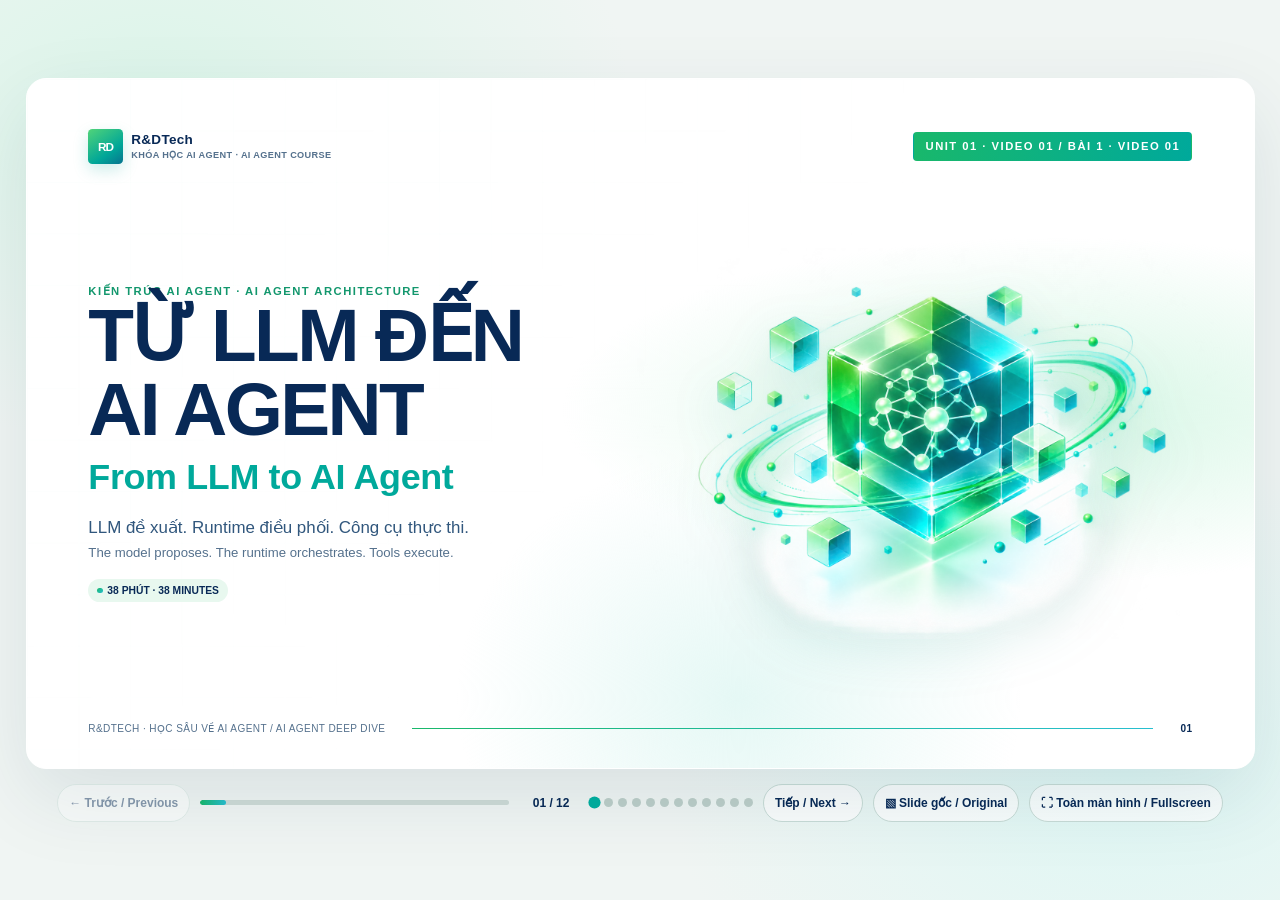
<file: sessions/01-agent-architecture/video-01-from-llm-to-agent/presentation/index.html>
<!doctype html>
<html lang="vi">
<head>
  <meta charset="utf-8">
  <meta name="viewport" content="width=device-width, initial-scale=1">
  <meta name="theme-color" content="#f5faf8">
  <title>Từ LLM đến AI Agent | From LLM to AI Agent</title>
  <style>
    :root {
      color-scheme: light;
      --ink: #082956;
      --ink-soft: #31577d;
      --muted: #55718d;
      --paper: #ffffff;
      --mint: #e8f8ef;
      --mint-strong: #d2f2df;
      --green: #19b86b;
      --teal: #00a99b;
      --cyan: #28bfd0;
      --line: #bce6d4;
      --shadow: 0 28px 80px #092d4d1a;
      --radius: 1.5cqw;
    }

    * { box-sizing: border-box; }
    html, body { width: 100%; height: 100%; margin: 0; }
    body {
      color: var(--ink);
      background:
        radial-gradient(ellipse at 12% 12%, #dbf5e9 0, transparent 30%),
        radial-gradient(ellipse at 88% 86%, #def7f4 0, transparent 29%),
        #f0f5f3;
      font-family: "Avenir Next", "Segoe UI", Arial, sans-serif;
      overflow: hidden;
    }
    button { font: inherit; }
    .presentation {
      min-height: 100svh;
      display: flex;
      flex-direction: column;
      align-items: center;
      justify-content: center;
      gap: 14px;
      padding: 18px 12px;
    }
    .deck {
      position: relative;
      width: min(96vw, 1500px);
      max-height: calc(100svh - 104px);
      aspect-ratio: 16 / 9;
      container-type: inline-size;
      overflow: hidden;
      border: 1px solid #ffffff;
      border-radius: 20px;
      background: var(--paper);
      box-shadow: var(--shadow);
      isolation: isolate;
    }
    /* Keep the supplied slide images inside the same 16:9 presentation frame. */
    .original-deck {
      position: relative;
      display: grid;
      place-items: center;
      width: min(96vw, 1500px);
      max-height: calc(100svh - 104px);
      aspect-ratio: 16 / 9;
      overflow: hidden;
      border: 1px solid #ffffff;
      border-radius: 20px;
      background: #08182b;
      box-shadow: var(--shadow);
    }
    .original-deck[hidden] { display: none; }
    .original-slide { display: block; width: 100%; height: 100%; object-fit: contain; }
    .source-page {
      position: absolute;
      right: 12px;
      bottom: 12px;
      padding: .45em .7em;
      border: 1px solid #ffffff40;
      border-radius: 99px;
      color: #fff;
      background: #08182bcc;
      font-size: 11px;
      font-weight: 800;
      letter-spacing: .06em;
    }
    .slide {
      position: absolute;
      inset: 0;
      display: none;
      grid-template-rows: auto 1fr auto;
      gap: 2.1cqw;
      padding: 4.1cqw 5cqw 2.8cqw;
      overflow: hidden;
      background:
        radial-gradient(circle at 93% 7%, #dff7f2 0, transparent 19%),
        radial-gradient(circle at 6% 100%, #eef9f4 0, transparent 24%),
        var(--paper);
    }
    .slide.active { display: grid; animation: slide-in .28s ease-out both; }
    .slide::before {
      content: "";
      position: absolute;
      z-index: -1;
      inset: 0;
      opacity: .42;
      pointer-events: none;
      background-image: linear-gradient(#d8ece61a 1px, transparent 1px), linear-gradient(90deg, #d8ece61a 1px, transparent 1px);
      background-size: 4.2cqw 4.2cqw;
      mask-image: linear-gradient(135deg, #000 0, transparent 55%);
    }
    @keyframes slide-in { from { opacity: .3; transform: translateY(8px); } to { opacity: 1; transform: translateY(0); } }
    @media (prefers-reduced-motion: reduce) { *, *::before, *::after { animation-duration: .01ms !important; transition-duration: .01ms !important; scroll-behavior: auto !important; } }

    .masthead, .slide-foot { display: flex; align-items: center; justify-content: space-between; gap: 1rem; }
    .brand { display: flex; align-items: center; gap: .7cqw; font-weight: 800; letter-spacing: .02em; }
    .brand-mark {
      display: grid; place-items: center; width: 2.8cqw; aspect-ratio: 1; min-width: 24px;
      border-radius: .35cqw; color: white; font-size: .96cqw; font-weight: 900; letter-spacing: -.08em;
      background: linear-gradient(145deg, #51d479, #00a698 65%, #08738f);
      box-shadow: 0 6px 16px #00a69833;
    }
    .brand-name { font-size: 1.1cqw; line-height: 1.1; }
    .brand-name small { display: block; margin-top: .18em; color: var(--muted); font-size: .68em; font-weight: 600; letter-spacing: .04em; }
    .unit-tag, .eyebrow { color: var(--teal); font-size: .92cqw; font-weight: 800; letter-spacing: .13em; text-transform: uppercase; }
    .unit-tag { padding: .65em 1em; border: 1px solid transparent; border-radius: .32cqw; color: white; background: linear-gradient(100deg, var(--green), var(--teal)); }
    .slide-foot { color: #698196; font-size: .82cqw; letter-spacing: .04em; }
    .slide-foot .foot-line { flex: 1; height: 1px; margin: 0 1.1em; background: linear-gradient(90deg, #51c7a6, #b6dcea); }
    .slide-foot .page { color: var(--ink); font-weight: 800; }
    .title-block { position: relative; z-index: 1; }
    h1, h2, h3, p { margin: 0; }
    h1, h2, h3 { font-family: "Avenir Next Condensed", "Avenir Next", "Arial Narrow", sans-serif; font-weight: 800; }
    h1 { max-width: 17ch; font-size: clamp(2rem, 4.6cqw, 4.9rem); line-height: .99; letter-spacing: -.035em; text-transform: uppercase; }
    h2 { max-width: 24ch; font-size: clamp(1.65rem, 3.45cqw, 3.7rem); line-height: 1.03; letter-spacing: -.03em; text-transform: uppercase; }
    h3 { font-size: clamp(.95rem, 1.55cqw, 1.45rem); line-height: 1.1; letter-spacing: -.015em; }
    .en-title { display: block; margin-top: .28em; color: var(--teal); font-family: "Avenir Next", "Segoe UI", Arial, sans-serif; font-size: .48em; line-height: 1.15; letter-spacing: -.01em; font-weight: 700; text-transform: none; }
    .en { display: block; margin-top: .28em; color: var(--muted); font-size: .78em; line-height: 1.35; font-weight: 500; letter-spacing: 0; }
    .lede { max-width: 62ch; margin-top: 1.1em; color: var(--ink-soft); font-size: clamp(.82rem, 1.38cqw, 1.35rem); line-height: 1.45; }
    .pair { line-height: 1.2; }
    .pair small { display: block; margin-top: .32em; color: var(--muted); font-size: .78em; line-height: 1.3; font-weight: 500; }
    .body-copy { color: var(--ink-soft); font-size: clamp(.75rem, 1.13cqw, 1.1rem); line-height: 1.45; }
    .body-copy .en { font-size: .82em; }
    .accent { color: var(--teal); }
    .green { color: #168858; }
    .muted { color: var(--muted); }
    .pill { display: inline-flex; align-items: center; gap: .45em; padding: .55em .85em; border-radius: 99px; background: var(--mint); color: var(--ink); font-size: .84cqw; font-weight: 700; }
    .pill::before { content: ""; width: .55em; aspect-ratio: 1; border-radius: 50%; background: linear-gradient(135deg, var(--green), var(--cyan)); }
    .callout { display: flex; align-items: center; gap: 1.1em; padding: 1em 1.2em; border: 1px solid #a8e0cb; border-radius: 1cqw; background: linear-gradient(110deg, #effbf5, #f7fcfa); }
    .callout-bar { flex: 0 0 .28em; align-self: stretch; border-radius: 10px; background: linear-gradient(var(--green), var(--cyan)); }
    .callout p { color: var(--ink); font-size: clamp(.85rem, 1.35cqw, 1.28rem); line-height: 1.35; font-weight: 700; }
    .callout p small { display: block; margin-top: .35em; color: var(--muted); font-size: .78em; font-weight: 500; }
    .node { position: relative; padding: 1.3cqw; border: 1px solid var(--line); border-radius: 1.05cqw; background: #ffffffeb; box-shadow: 0 9px 24px #0c44510d; }
    .node strong { display: block; font-size: 1.2cqw; line-height: 1.1; }
    .node small { display: block; margin-top: .48em; color: var(--muted); font-size: .9cqw; line-height: 1.35; }
    .node-number { display: inline-grid; place-items: center; width: 2em; height: 2em; margin-bottom: .55em; border-radius: .6em; background: var(--mint-strong); color: #078472; font-size: 1cqw; font-weight: 850; }
    .icon-box { display: grid; place-items: center; width: 4.6cqw; aspect-ratio: 1; min-width: 42px; border-radius: 1.1cqw; color: var(--teal); background: linear-gradient(145deg, #e2faef, #e4f8fa); }
    .icon-box svg { width: 60%; height: 60%; }
    .core-dot { display: grid; place-items: center; aspect-ratio: 1; border-radius: 25%; color: #fff; background: linear-gradient(145deg, #45d67c, #00a7a3 70%, #14788b); font-weight: 900; box-shadow: 0 14px 32px #00a78c33; }
    .arrow { color: var(--teal); font-size: 2.4cqw; font-weight: 300; text-align: center; }
    .grid-2 { display: grid; grid-template-columns: repeat(2, 1fr); gap: 1.2cqw; }
    .grid-3 { display: grid; grid-template-columns: repeat(3, 1fr); gap: 1.2cqw; }
    .grid-4 { display: grid; grid-template-columns: repeat(4, 1fr); gap: 1cqw; }
    .stack { display: grid; gap: 1cqw; }

    /* Cover */
    .cover { color: var(--ink); background: radial-gradient(ellipse at 84% 48%, #d8f7e6 0, transparent 34%), radial-gradient(ellipse at 58% 90%, #e5f8f5 0, transparent 28%), #fff; }
    .cover::before { opacity: .24; background-image: linear-gradient(#8bd8c51a 1px, transparent 1px), linear-gradient(90deg, #8bd8c51a 1px, transparent 1px); mask-image: linear-gradient(135deg, #000 0, transparent 60%); }
    .cover .brand-name small, .cover .slide-foot { color: var(--muted); }
    .cover .unit-tag { color: white; border-color: transparent; background: linear-gradient(100deg, var(--green), var(--teal)); }
    .cover .eyebrow { color: #13976d; }
    .cover .en-title { color: var(--teal); }
    .cover .lede { color: var(--ink-soft); }
    .cover .slide-foot .foot-line { background: linear-gradient(90deg, var(--green), var(--cyan)); }
    .cover-grid { display: grid; grid-template-columns: 1.03fr .97fr; align-items: center; gap: 2cqw; min-height: 0; }
    .cover h1 { max-width: 12ch; font-size: clamp(2.4rem, 6.1cqw, 6.4rem); }
    .cover .lede { max-width: 48ch; }
    .cover-visual { position: relative; display: grid; place-items: center; min-height: 27cqw; }
    .hero-art { display: block; width: 112%; max-height: 34cqw; object-fit: contain; filter: drop-shadow(0 18px 24px #078b7620); }
    .orbit { position: absolute; width: 25cqw; aspect-ratio: 1; border: 1px solid #51dbbc80; border-radius: 50%; transform: rotate(-26deg) scaleY(.72); box-shadow: 0 0 0 2.2cqw #35cba510, 0 0 0 4.4cqw #35cba508; }
    .orbit::before, .orbit::after { content: ""; position: absolute; top: 50%; left: -1.6%; width: 3.2%; aspect-ratio: 1; border-radius: 50%; background: #6df4c4; box-shadow: 0 0 24px #6df4c4; }
    .orbit::after { left: auto; right: -1.6%; background: #39d4e5; box-shadow: 0 0 24px #39d4e5; }
    .core-cube { position: relative; display: grid; place-items: center; width: 15cqw; aspect-ratio: 1; transform: rotate(45deg); border: 1px solid #b5fff07a; border-radius: 2.3cqw; background: linear-gradient(135deg, #5ee1a7c9, #009facc7 62%, #083d6b); box-shadow: 22px 25px 0 #061d3480, 0 0 80px #16d5b755; }
    .core-cube span { transform: rotate(-45deg); color: white; font-size: 3.2cqw; font-weight: 900; letter-spacing: -.08em; }
    .orbit-label { position: absolute; padding: .65em .85em; border: 1px solid #8cf4d279; border-radius: 99px; color: #e9fff8; background: #092942b8; font-size: .85cqw; font-weight: 700; box-shadow: 0 8px 26px #00172344; }
    .orbit-label small { display: block; margin-top: .18em; color: #abe3d8; font-size: .8em; font-weight: 500; }
    .label-context { top: 7%; left: -4%; }
    .label-tools { right: -2%; top: 25%; }
    .label-runtime { bottom: 6%; left: 4%; }
    .label-environment { right: 0; bottom: 11%; }

    /* Slide 2 */
    .course-map { align-content: center; }
    .course-map .node { min-height: 16cqw; padding: 1.4cqw; border-top: .32cqw solid var(--green); }
    .course-map .node:nth-child(even) { border-top-color: var(--cyan); }
    .course-map .node strong { font-size: 1.35cqw; }
    .course-map .unit-number { color: #139975; font-size: 2.7cqw; font-weight: 900; letter-spacing: -.06em; }
    .course-note { margin-top: 1.4cqw; }
    /* Slide 3 */
    .video-card { display: grid; grid-template-columns: .18fr 1fr; gap: 1.4cqw; align-items: center; min-height: 13cqw; padding: 1.6cqw; border: 1px solid var(--line); border-radius: 1.2cqw; background: linear-gradient(110deg, #f1fbf5, #fff 72%); }
    .video-card:nth-child(2) { background: linear-gradient(110deg, #eaf8fa, #fff 72%); }
    .video-no { color: var(--teal); font-size: 4cqw; line-height: .9; font-weight: 900; letter-spacing: -.07em; }
    .video-card h3 { font-size: 1.7cqw; }
    .video-card p { margin-top: .5em; color: var(--ink-soft); font-size: 1cqw; line-height: 1.4; }
    .video-card p small { display: block; margin-top: .24em; color: var(--muted); font-size: .82em; }
    /* Slide 4 */
    .transition-grid { display: grid; grid-template-columns: .76fr .16fr 1.3fr; align-items: center; gap: 1.2cqw; }
    .llm-card { display: grid; place-items: center; min-height: 16cqw; text-align: center; background: #f5fafb; }
    .llm-card .core-dot { display: grid; place-items: center; width: 7cqw; aspect-ratio: 1; margin: 1cqw 0; border-radius: 2cqw; color: white; background: linear-gradient(145deg, #45d67c, #00a7a3 70%, #14788b); font-size: 2.5cqw; font-weight: 900; box-shadow: 0 14px 32px #00a78c33; }
    .agent-card { padding: 1.5cqw; border: 1px solid #a6dfcd; border-radius: 1.1cqw; background: linear-gradient(135deg, #eefaf4, #fff 70%); }
    .agent-card-head { display: flex; align-items: center; gap: 1cqw; margin-bottom: 1.2cqw; }
    .agent-card-head .core-dot { flex: 0 0 4cqw; display: grid; place-items: center; width: 4cqw; aspect-ratio: 1; border-radius: 1cqw; color: white; background: linear-gradient(145deg, #42d276, #00a6a2 70%, #14788b); font-size: 1.2cqw; font-weight: 900; }
    .agent-card-body { display: grid; grid-template-columns: 1.05fr .95fr; gap: .6cqw; align-items: center; }
    .architecture-art { display: block; width: 100%; max-height: 13cqw; object-fit: contain; filter: drop-shadow(0 12px 18px #078b7620); }
    .agent-parts { display: grid; grid-template-columns: repeat(2, 1fr); gap: .65cqw; }
    .agent-parts div { padding: .72cqw .85cqw; border-left: .23cqw solid var(--teal); background: #fff; font-size: .88cqw; font-weight: 750; }
    .agent-parts small { display: block; margin-top: .22em; color: var(--muted); font-size: .82em; font-weight: 500; }
    .transition-caption { margin-top: 1.3cqw; text-align: center; }
    /* Slide 5 */
    .io-row { display: grid; grid-template-columns: 1fr .22fr 1fr .22fr 1fr; align-items: center; gap: .7cqw; }
    .io-card { min-height: 15cqw; padding: 1.4cqw; }
    .io-card h3 { margin-bottom: 1cqw; }
    .io-list { display: grid; gap: .55cqw; color: var(--ink-soft); font-size: .93cqw; }
    .io-list span { padding: .55em .7em; border-radius: .6em; background: #f1f8f6; }
    .limitations { align-self: end; display: grid; grid-template-columns: repeat(3, 1fr); gap: .7cqw; }
    .limit { padding: .8cqw 1cqw; border: 1px solid #d4e8e1; border-radius: .8cqw; background: #fff; font-size: .9cqw; font-weight: 700; line-height: 1.25; }
    .limit small { display: block; margin-top: .25em; color: var(--muted); font-size: .8em; font-weight: 500; }
    /* Slide 6 */
    .compare-card { display: flex; flex-direction: column; gap: .7cqw; min-height: 22cqw; padding: 1.35cqw; border: 1px solid var(--line); border-radius: 1cqw; background: #ffffffd9; }
    .compare-card.featured { border-color: #68c9ac; background: linear-gradient(150deg, #e9f9f1, #fff 67%); box-shadow: 0 12px 30px #1baf8212; }
    .compare-card h3 { font-size: 1.55cqw; }
    .compare-tagline { color: var(--teal); font-size: .83cqw; font-weight: 800; letter-spacing: .05em; text-transform: uppercase; }
    .mini-flow { display: flex; align-items: center; justify-content: center; gap: .45cqw; min-height: 4cqw; margin: .3cqw 0; color: var(--ink); font-size: .9cqw; font-weight: 750; }
    .mini-flow b { color: var(--teal); font-size: 1.3cqw; }
    .compare-card p { color: var(--ink-soft); font-size: .88cqw; line-height: 1.4; }
    .compare-card p small { display: block; margin-top: .28em; color: var(--muted); font-size: .83em; }
    /* Slide 7 */
    .equation { display: grid; grid-template-columns: 1.1fr .18fr repeat(5, 1fr); align-items: stretch; gap: .55cqw; }
    .equation .eq { display: grid; place-content: center; color: var(--teal); font-size: 2.3cqw; font-weight: 600; }
    .equation-part { display: grid; align-content: center; gap: .55cqw; min-height: 10cqw; padding: .9cqw; border: 1px solid var(--line); border-radius: .9cqw; background: white; text-align: center; }
    .equation-part:first-child { border-color: #69d6af; background: #ecfbf3; }
    .equation-part strong { font-size: 1.12cqw; }
    .equation-part small { color: var(--muted); font-size: .78cqw; line-height: 1.3; }
    .equation-part .symbol { display: grid; place-items: center; margin: auto; width: 2.7cqw; aspect-ratio: 1; border-radius: .8cqw; color: var(--teal); background: var(--mint); font-size: 1.25cqw; font-weight: 900; }
    /* Slide 8 */
    .architecture { position: relative; display: grid; grid-template-columns: 1fr 1.2fr 1fr; grid-template-rows: auto 1fr auto; align-items: center; gap: 1.1cqw; padding: 1.2cqw 1.3cqw; border: 1px solid #cee9df; border-radius: 1.3cqw; background: linear-gradient(145deg, #f4fbf7, #fff 58%, #eef9fa); }
    .architecture .node { padding: .9cqw; text-align: center; }
    .architecture .node strong { font-size: 1.02cqw; }
    .architecture .node small { font-size: .76cqw; }
    .arch-app { grid-column: 2; grid-row: 1; }
    .arch-llm { grid-column: 1; grid-row: 2; }
    .arch-runtime { grid-column: 2; grid-row: 2; border-color: #41b997; background: linear-gradient(135deg,#dff8ec,#f5fffb); box-shadow: 0 12px 32px #008e7330; }
    .arch-tools { grid-column: 3; grid-row: 2; }
    .arch-context { grid-column: 1 / 2; grid-row: 3; }
    .arch-env { grid-column: 3; grid-row: 3; }
    .arch-connector { position: absolute; color: var(--teal); font-size: 1.25cqw; font-weight: 750; }
    .conn-app { top: 27%; left: 49%; transform: translateX(-50%); }
    .conn-llm { top: 49%; left: 28%; }
    .conn-tools { top: 49%; right: 26%; }
    .arch-caption { margin-top: .2cqw; text-align: center; color: var(--muted); font-size: .78cqw; }
    .arch-caption small { display: block; margin-top: .22em; font-size: .9em; }
    /* Slide 9 */
    .loop-grid { display: grid; grid-template-columns: repeat(4, 1fr); gap: .8cqw; align-content: center; }
    .loop-step { position: relative; min-height: 8.7cqw; padding: 1cqw; border: 1px solid var(--line); border-radius: .95cqw; background: #fff; }
    .loop-step .step-n { display: inline-grid; place-items: center; width: 1.9em; height: 1.9em; margin-bottom: .55em; border-radius: 50%; color: white; background: linear-gradient(145deg, var(--green), var(--teal)); font-size: .85cqw; font-weight: 850; }
    .loop-step strong { display: block; font-size: 1.08cqw; line-height: 1.15; }
    .loop-step small { display: block; margin-top: .35em; color: var(--muted); font-size: .77cqw; line-height: 1.3; }
    .loop-step:not(:nth-child(4)):not(:nth-child(8))::after { content: "→"; position: absolute; top: 42%; right: -.85cqw; z-index: 2; color: var(--teal); font-size: 1.35cqw; font-weight: 800; }
    .loop-step:nth-child(4)::after { content: "↓"; position: absolute; right: 48%; bottom: -1.45cqw; z-index: 2; color: var(--teal); font-size: 1.25cqw; font-weight: 800; }
    .loop-step:nth-child(5)::after, .loop-step:nth-child(6)::after, .loop-step:nth-child(7)::after { content: "←"; right: auto; left: -.85cqw; }
    .loop-step:nth-child(5) { grid-column: 4; }
    .loop-step:nth-child(6) { grid-column: 3; }
    .loop-step:nth-child(7) { grid-column: 2; }
    .loop-step:nth-child(8) { grid-column: 1; }
    .loop-step.end { border-color: #70d5ad; background: #eafaf2; }
    .loop-rule { color: var(--ink-soft); font-size: .85cqw; text-align: center; }
    .loop-rule small { display: block; margin-top: .2em; color: var(--muted); font-size: .9em; }
    /* Slide 10 */
    .react-grid { display: grid; grid-template-columns: repeat(3, 1fr); gap: 1.25cqw; align-items: stretch; }
    .react-card { min-height: 16cqw; padding: 1.45cqw; border: 1px solid var(--line); border-radius: 1.15cqw; background: white; }
    .react-card .step-no { color: #15a981; font-size: 3.3cqw; line-height: .9; font-weight: 900; letter-spacing: -.08em; }
    .react-card h3 { margin-top: .8em; font-size: 1.45cqw; }
    .react-card p { margin-top: .65em; color: var(--ink-soft); font-size: .95cqw; line-height: 1.4; }
    .react-card p small { display: block; margin-top: .3em; color: var(--muted); font-size: .82em; }
    .react-arrow { display: grid; place-items: center; margin-top: .7cqw; color: var(--teal); font-size: 2.2cqw; }
    /* Slide 11 */
    .tool-layout { display: grid; grid-template-columns: 1.08fr .92fr; align-items: center; gap: 1.8cqw; }
    .code-panel { overflow: hidden; border: 1px solid #177e82; border-radius: 1cqw; color: #d9f6ef; background: #0b2942; box-shadow: 0 12px 32px #08243e28; }
    .code-head { display: flex; justify-content: space-between; padding: .8cqw 1cqw; color: #9cebd0; border-bottom: 1px solid #ffffff20; font-size: .82cqw; font-weight: 750; }
    pre { margin: 0; padding: 1.3cqw 1.4cqw; overflow: auto; color: #e4f3f0; font: 1.02cqw/1.65 ui-monospace, SFMono-Regular, Menlo, monospace; }
    .json-key { color: #5bdad0; }
    .json-string { color: #f4db74; }
    .tool-steps { display: grid; gap: .65cqw; }
    .tool-side { display: grid; gap: .25cqw; }
    .tool-art { display: block; width: 100%; height: 9.8cqw; object-fit: contain; filter: drop-shadow(0 10px 16px #078b7620); }
    .tool-step { display: grid; grid-template-columns: 2.1cqw 1fr; align-items: center; gap: .75cqw; padding: .7cqw .8cqw; border-bottom: 1px solid #d9eae4; }
    .tool-step b { display: grid; place-items: center; width: 2cqw; aspect-ratio: 1; border-radius: 50%; color: #087d72; background: #def7ec; font-size: .85cqw; }
    .tool-step strong { display: block; font-size: .94cqw; }
    .tool-step small { display: block; margin-top: .15em; color: var(--muted); font-size: .75cqw; }
    /* Slide 12 */
    .demo-flow { display: grid; grid-template-columns: repeat(4, 1fr); gap: 1cqw; align-items: stretch; }
    .demo-step { position: relative; min-height: 18cqw; padding: 1.2cqw; border: 1px solid var(--line); border-radius: 1cqw; background: #fff; }
    .demo-step:not(:last-child)::after { content: "›"; position: absolute; z-index: 2; top: 42%; right: -.8cqw; color: var(--green); font-size: 2.4cqw; font-weight: 800; }
    .demo-step .number { color: var(--teal); font-size: 2.6cqw; line-height: 1; font-weight: 900; }
    .demo-step h3 { margin-top: .75em; font-size: 1.2cqw; }
    .demo-step p { margin-top: .65em; color: var(--ink-soft); font-size: .88cqw; line-height: 1.4; }
    .demo-step p small { display: block; margin-top: .28em; color: var(--muted); font-size: .82em; }
    .demo-step:last-child { border-color: #72d8b0; background: linear-gradient(145deg,#ebfaf2,#fff); }
    .trace-line { display: flex; align-items: center; justify-content: space-between; gap: .55cqw; margin-top: 1.1cqw; padding: .8cqw 1cqw; border-radius: .75cqw; color: #e5f7f0; background: #0a2a45; font: .78cqw ui-monospace, SFMono-Regular, Menlo, monospace; }
    .trace-line span { color: #74e5bd; }
    .trace-line b { color: #58c9d6; font-size: 1.2em; }

    .controls { display: flex; align-items: center; justify-content: center; gap: 10px; width: min(96vw, 1500px); color: var(--ink-soft); }
    .control-btn { min-height: 38px; padding: .55em .9em; border: 1px solid #c8dcd6; border-radius: 99px; color: var(--ink); background: #ffffffb8; font-size: 12px; font-weight: 700; cursor: pointer; transition: background .2s ease, border-color .2s ease, transform .2s ease; }
    .control-btn:hover { border-color: #70c9a9; background: white; transform: translateY(-1px); }
    .control-btn:focus-visible, .dot:focus-visible { outline: 3px solid #00a69b; outline-offset: 3px; }
    .control-btn:disabled { opacity: .45; cursor: not-allowed; transform: none; }
    .progress-wrap { display: flex; align-items: center; gap: .8em; width: min(35vw, 380px); }
    .progress-track { flex: 1; height: 5px; overflow: hidden; border-radius: 99px; background: #cedbd7; }
    .progress-fill { width: 8.333%; height: 100%; border-radius: inherit; background: linear-gradient(90deg, var(--green), var(--cyan)); transition: width .25s ease; }
    .counter { min-width: 58px; color: var(--ink); font-size: 12px; font-weight: 800; text-align: center; }
    .dots { display: flex; align-items: center; gap: 5px; }
    .dot { width: 9px; height: 9px; padding: 0; border: 0; border-radius: 50%; background: #bdcec9; cursor: pointer; transition: transform .2s, background .2s; }
    .dot[aria-current="step"] { transform: scale(1.35); background: var(--teal); }
    .sr-only { position: absolute; width: 1px; height: 1px; padding: 0; margin: -1px; overflow: hidden; clip: rect(0,0,0,0); white-space: nowrap; border: 0; }

    @media (max-width: 760px) {
      .presentation { gap: 9px; padding: 10px 5px; }
      .deck, .original-deck { width: 98vw; max-height: calc(100svh - 100px); border-radius: 10px; }
      .slide { padding: 4cqw 4.2cqw 2.8cqw; gap: 2.2cqw; }
      .brand-name { font-size: 1.5cqw; }
      .brand-mark { font-size: 1.6cqw; }
      .unit-tag, .eyebrow { font-size: 1.15cqw; }
      .slide-foot { font-size: 1.05cqw; }
      .body-copy { font-size: 1.25cqw; }
      .node strong { font-size: 1.4cqw; }
      .node small { font-size: 1.08cqw; }
      .controls { gap: 5px; }
      .control-btn { min-height: 34px; padding: .45em .7em; font-size: 10px; }
      .dots { gap: 4px; }
      .dot { width: 7px; height: 7px; }
      .counter { min-width: 47px; font-size: 10px; }
      .progress-wrap { width: 26vw; }
    }
    @media (max-height: 560px) {
      .deck, .original-deck { height: calc(100svh - 86px); width: auto; max-height: none; }
      .presentation { gap: 7px; padding: 8px; }
      .slide { padding-top: 3cqw; padding-bottom: 2cqw; gap: 1.4cqw; }
    }
    .presentation:fullscreen { gap: 8px; padding: 8px; background: #eaf1ef; }
    .presentation:fullscreen .deck, .presentation:fullscreen .original-deck { width: min(98vw, calc((100svh - 70px) * 1.7778)); max-height: calc(100svh - 70px); border-radius: 12px; }
    @media print {
      body { overflow: visible; background: white; }
      .presentation { display: block; padding: 0; }
      .controls { display: none !important; }
      .deck { width: 100%; max-height: none; overflow: visible; border: 0; border-radius: 0; box-shadow: none; }
      .slide, .slide.active { position: relative; display: grid !important; width: 100%; aspect-ratio: 16 / 9; break-after: page; page-break-after: always; }
      .slide:last-child { break-after: auto; page-break-after: auto; }
    }
  </style>
</head>
<body>
  <div class="presentation" id="presentation">
    <main class="deck" id="deck" aria-label="Bài trình chiếu song ngữ: Từ LLM đến AI Agent / Bilingual presentation: From LLM to AI Agent">

      <section class="slide cover active" aria-labelledby="s1-title" aria-hidden="false">
        <header class="masthead">
          <div class="brand"><span class="brand-mark">RD</span><span class="brand-name">R&amp;DTech<small>KHÓA HỌC AI AGENT · AI AGENT COURSE</small></span></div>
          <span class="unit-tag">UNIT 01 · VIDEO 01 / BÀI 1 · VIDEO 01</span>
        </header>
        <div class="cover-grid">
          <div class="title-block">
            <p class="eyebrow">KIẾN TRÚC AI AGENT · AI AGENT ARCHITECTURE</p>
            <h1 id="s1-title">Từ LLM đến AI Agent<span class="en-title">From LLM to AI Agent</span></h1>
            <p class="lede">LLM đề xuất. Runtime điều phối. Công cụ thực thi.<span class="en">The model proposes. The runtime orchestrates. Tools execute.</span></p>
            <div class="pill" style="margin-top:1.4cqw">38 PHÚT · 38 MINUTES</div>
          </div>
          <div class="cover-visual">
            <img class="hero-art" src="assets/illustrations/ai-agent-hero.png" alt="Khối AI Agent trong sắc xanh lục và teal / Emerald and teal AI Agent cube">
          </div>
        </div>
        <footer class="slide-foot"><span>R&amp;DTECH · HỌC SÂU VỀ AI AGENT / AI AGENT DEEP DIVE</span><span class="foot-line"></span><span class="page">01</span></footer>
      </section>

      <section class="slide" aria-labelledby="s2-title" aria-hidden="true">
        <header class="masthead"><div class="brand"><span class="brand-mark">RD</span><span class="brand-name">R&amp;DTech<small>AI AGENT COURSE · KHÓA HỌC AI AGENT</small></span></div><span class="unit-tag">LỘ TRÌNH · COURSE MAP</span></header>
        <div class="title-block"><p class="eyebrow">4 UNIT · 4 HỌC PHẦN</p><h2 id="s2-title">Bản đồ khóa học<span class="en-title">Course roadmap</span></h2><p class="lede">Từ kiến trúc nền tảng đến vận hành Agent an toàn.<span class="en">From core architecture to secure agent operations.</span></p></div>
        <div class="grid-4 course-map">
          <article class="node"><div class="unit-number">01</div><h3>Kiến trúc AI Agent<span class="en">AI Agent Architecture</span></h3><p class="body-copy">LLM · vòng lặp · gọi công cụ · điều phối<span class="en">LLM · agent loop · tool calling · orchestration</span></p></article>
          <article class="node"><div class="unit-number">02</div><h3>Context, RAG &amp; Tool Harness<span class="en">Context, RAG &amp; Tool Harness</span></h3><p class="body-copy">Truy xuất · grounding · tích hợp công cụ<span class="en">Retrieval · grounding · tool integration</span></p></article>
          <article class="node"><div class="unit-number">03</div><h3>Orchestration &amp; Evaluation<span class="en">Orchestration &amp; Evaluation</span></h3><p class="body-copy">Workflow · phê duyệt · đánh giá<span class="en">Workflows · approvals · evaluation</span></p></article>
          <article class="node"><div class="unit-number">04</div><h3>Security, Governance &amp; AgentOps<span class="en">Security, Governance &amp; AgentOps</span></h3><p class="body-copy">Quyền truy cập · log · quan sát<span class="en">Access control · logs · observability</span></p></article>
        </div>
        <div class="callout course-note"><span class="callout-bar"></span><p>Mỗi Unit kết hợp lý thuyết và thực hành Python.<small>Every unit combines theory with Python practice.</small></p></div>
        <footer class="slide-foot"><span>UNIT 01 · KIẾN TRÚC AI AGENT / AI AGENT ARCHITECTURE</span><span class="foot-line"></span><span class="page">02</span></footer>
      </section>

      <section class="slide" aria-labelledby="s3-title" aria-hidden="true">
        <header class="masthead"><div class="brand"><span class="brand-mark">RD</span><span class="brand-name">R&amp;DTech<small>AI AGENT COURSE · KHÓA HỌC AI AGENT</small></span></div><span class="unit-tag">UNIT 01 · 2 VIDEO / HỌC PHẦN 1 · 2 VIDEOS</span></header>
        <div class="title-block"><p class="eyebrow">TỪ NỀN TẢNG ĐẾN RUNTIME · FOUNDATIONS TO RUNTIME</p><h2 id="s3-title">Hai video, một bức tranh kiến trúc<span class="en-title">Two videos, one architecture map</span></h2><p class="lede">Video 01 giới thiệu hệ thống Agent; Video 02 đi sâu vào Harness và Runtime.<span class="en">Video 01 introduces the agent system; Video 02 explores its harness and runtime.</span></p></div>
        <div class="stack">
          <article class="video-card"><div class="video-no">01</div><div><h3>Từ LLM đến kiến trúc AI Agent<span class="en">From LLM to AI Agent Architecture</span></h3><p>Chatbot · workflow · agent loop · ReAct · tool calling<small>Chatbots · workflows · agent loop · ReAct · tool calling</small></p></div></article>
          <article class="video-card"><div class="video-no">02</div><div><h3>Agent Harness &amp; Runtime<span class="en">Agent Harness &amp; Runtime</span></h3><p>State · execution loop · giới hạn thực thi · trace<small>State · execution loop · execution limits · traces</small></p></div></article>
        </div>
        <footer class="slide-foot"><span>TRỌNG TÂM VIDEO 01: AI AGENT LÀ MỘT HỆ THỐNG / VIDEO 01 FOCUS: AN AI AGENT IS A SYSTEM</span><span class="foot-line"></span><span class="page">03</span></footer>
      </section>

      <section class="slide" aria-labelledby="s4-title" aria-hidden="true">
        <header class="masthead"><div class="brand"><span class="brand-mark">RD</span><span class="brand-name">R&amp;DTech<small>UNIT 01 · VIDEO 01</small></span></div><span class="unit-tag">TỪ LLM ĐẾN AGENT · THE SHIFT</span></header>
        <div class="title-block"><p class="eyebrow">MỘT MODEL CHƯA PHẢI LÀ CẢ HỆ THỐNG · A MODEL IS NOT THE WHOLE SYSTEM</p><h2 id="s4-title">LLM tạo nội dung; Agent hoàn thành nhiệm vụ<span class="en-title">LLMs generate; agents complete tasks</span></h2></div>
        <div>
          <div class="transition-grid">
            <article class="node llm-card"><h3>LLM<span class="en">Language model</span></h3><div class="core-dot">AI</div><p class="body-copy">Nhận input → sinh output<span class="en">Input → generated output</span></p></article>
            <div class="arrow" aria-hidden="true">→</div>
            <article class="agent-card"><div class="agent-card-head"><div class="core-dot">AG</div><h3>Hệ thống Agent<span class="en">Agent system</span></h3></div><div class="agent-card-body"><img class="architecture-art" src="assets/illustrations/agent-architecture.png" alt="Sơ đồ hệ thống AI Agent với LLM, runtime, context, tools và environment / AI Agent system with LLM, runtime, context, tools, and environment"><div class="agent-parts"><div>NGỮ CẢNH<small>CONTEXT</small></div><div>CÔNG CỤ<small>TOOLS</small></div><div>RUNTIME<small>ORCHESTRATION</small></div><div>MÔI TRƯỜNG<small>ENVIRONMENT</small></div></div></div></article>
          </div>
          <div class="callout transition-caption"><span class="callout-bar"></span><p>Khả năng hành động đến từ hệ thống và quyền được cấp.<small>Actions come from the surrounding system and its granted permissions.</small></p></div>
        </div>
        <footer class="slide-foot"><span>MODEL ĐỀ XUẤT · HỆ THỐNG ĐIỀU PHỐI VÀ THỰC THI / MODEL PROPOSES · SYSTEM ORCHESTRATES AND EXECUTES</span><span class="foot-line"></span><span class="page">04</span></footer>
      </section>

      <section class="slide" aria-labelledby="s5-title" aria-hidden="true">
        <header class="masthead"><div class="brand"><span class="brand-mark">RD</span><span class="brand-name">R&amp;DTech<small>UNIT 01 · VIDEO 01</small></span></div><span class="unit-tag">RANH GIỚI CỦA LLM · LLM BOUNDARIES</span></header>
        <div class="title-block"><p class="eyebrow">ĐẦU VÀO → MODEL → ĐẦU RA / INPUT → MODEL → OUTPUT</p><h2 id="s5-title">LLM xử lý đầu vào và tạo đầu ra<span class="en-title">LLMs transform inputs into outputs</span></h2></div>
        <div class="stack">
          <div class="io-row">
            <article class="node io-card"><h3>Đầu vào<span class="en">Input</span></h3><div class="io-list"><span>Văn bản · Text</span><span>Mã nguồn · Code</span><span>Lịch sử · History</span></div></article>
            <div class="arrow" aria-hidden="true">→</div>
            <article class="node io-card" style="display:grid;place-content:center;text-align:center;background:linear-gradient(145deg,#e9fbf2,#effcff)"><div class="core-dot" style="margin:auto">LLM</div><p class="body-copy">Suy luận và sinh token<span class="en">Reasoning and token generation</span></p></article>
            <div class="arrow" aria-hidden="true">→</div>
            <article class="node io-card"><h3>Đầu ra<span class="en">Output</span></h3><div class="io-list"><span>Văn bản · Text</span><span>JSON · dữ liệu có cấu trúc / structured data</span><span>Yêu cầu gọi tool · Tool request</span></div></article>
          </div>
          <div class="limitations">
            <div class="limit">Không tự có quyền truy cập<small>No automatic external access</small></div>
            <div class="limit">Không tự thực thi hành động<small>Does not execute actions by itself</small></div>
            <div class="limit">Không tự quản lý vòng lặp<small>Does not manage its own execution loop</small></div>
          </div>
        </div>
        <footer class="slide-foot"><span>YÊU CẦU TOOL ≠ TOOL ĐÃ ĐƯỢC THỰC THI / A TOOL REQUEST ≠ AN EXECUTED TOOL</span><span class="foot-line"></span><span class="page">05</span></footer>
      </section>

      <section class="slide" aria-labelledby="s6-title" aria-hidden="true">
        <header class="masthead"><div class="brand"><span class="brand-mark">RD</span><span class="brand-name">R&amp;DTech<small>UNIT 01 · VIDEO 01</small></span></div><span class="unit-tag">SO SÁNH CÁCH ĐIỀU KHIỂN · CONTROL PATTERNS</span></header>
        <div class="title-block"><p class="eyebrow">AI CHỌN BƯỚC TIẾP THEO? · WHO CHOOSES THE NEXT STEP?</p><h2 id="s6-title">Chatbot vs Workflow vs Agent<span class="en-title">Three patterns, three kinds of control</span></h2></div>
        <div>
          <div class="grid-3">
            <article class="compare-card"><div class="compare-tagline">HỎI – ĐÁP · Q&amp;A</div><h3>Chatbot<span class="en">Chatbot</span></h3><div class="mini-flow"><span>User</span><b>→</b><span>LLM</span><b>→</b><span>Answer</span></div><p>Ứng dụng hoặc người dùng đưa yêu cầu tiếp theo.<small>The app or user supplies the next prompt.</small></p></article>
            <article class="compare-card"><div class="compare-tagline">LUỒNG ĐỊNH SẴN · FIXED FLOW</div><h3>Workflow<span class="en">Workflow</span></h3><div class="mini-flow"><span>Bước 1</span><b>→</b><span>Bước 2</span><b>→</b><span>Bước 3</span></div><p>Code chọn bước tiếp theo theo trình tự đã thiết kế.<small>Code selects the next step from a predefined sequence.</small></p></article>
            <article class="compare-card featured"><div class="compare-tagline">LỰA CHỌN TRONG GIỚI HẠN · BOUNDED CHOICE</div><h3>Agent<span class="en">Agent</span></h3><div class="mini-flow"><span>Decide</span><b>→</b><span>Act</span><b>→</b><span>Observe</span></div><p>Model chọn hành động phù hợp trong phạm vi cho phép.<small>The model chooses an allowed action based on what it observes.</small></p></article>
          </div>
          <p class="body-copy" style="margin-top:1cqw;text-align:center;font-weight:700">Ứng dụng thực tế có thể kết hợp workflow cố định và quyết định của Agent.<span class="en">Real applications can combine fixed workflows with agent decisions.</span></p>
        </div>
        <footer class="slide-foot"><span>KHÁC BIỆT CỐT LÕI: AI QUYẾT ĐỊNH BƯỚC TIẾP THEO / CORE DIFFERENCE: WHO DECIDES THE NEXT STEP</span><span class="foot-line"></span><span class="page">06</span></footer>
      </section>

      <section class="slide" aria-labelledby="s7-title" aria-hidden="true">
        <header class="masthead"><div class="brand"><span class="brand-mark">RD</span><span class="brand-name">R&amp;DTech<small>UNIT 01 · VIDEO 01</small></span></div><span class="unit-tag">MÔ HÌNH KHÁI NIỆM · CONCEPTUAL MODEL</span></header>
        <div class="title-block"><p class="eyebrow">NHÌN AGENT NHƯ MỘT HỆ THỐNG · THINK IN SYSTEMS</p><h2 id="s7-title">Điều gì biến LLM thành Agent?<span class="en-title">What turns an LLM into an agent?</span></h2></div>
        <div class="stack" style="align-content:center">
          <div class="equation">
            <div class="equation-part"><span class="symbol">AG</span><strong>HỆ THỐNG AGENT</strong><small>AGENT SYSTEM</small></div><div class="eq">=</div>
            <div class="equation-part"><span class="symbol">AI</span><strong>LLM</strong><small>Suy luận · Reasoning</small></div>
            <div class="equation-part"><span class="symbol">CTX</span><strong>Context</strong><small>Ngữ cảnh · Context</small></div>
            <div class="equation-part"><span class="symbol">↗</span><strong>Tools</strong><small>Công cụ · Tools</small></div>
            <div class="equation-part"><span class="symbol">↻</span><strong>Runtime</strong><small>Điều phối · Orchestration</small></div>
            <div class="equation-part"><span class="symbol">◎</span><strong>Environment</strong><small>Môi trường · Environment</small></div>
          </div>
          <div class="callout"><span class="callout-bar"></span><p>Đây là khung tư duy để phân tích hệ thống, không phải định nghĩa duy nhất.<small>This is a framework for analyzing systems, not a universal definition.</small></p></div>
        </div>
        <footer class="slide-foot"><span>LLM + NGỮ CẢNH + CÔNG CỤ + RUNTIME + MÔI TRƯỜNG / LLM + CONTEXT + TOOLS + RUNTIME + ENVIRONMENT</span><span class="foot-line"></span><span class="page">07</span></footer>
      </section>

      <section class="slide" aria-labelledby="s8-title" aria-hidden="true">
        <header class="masthead"><div class="brand"><span class="brand-mark">RD</span><span class="brand-name">R&amp;DTech<small>UNIT 01 · VIDEO 01</small></span></div><span class="unit-tag">SƠ ĐỒ HỆ THỐNG · SYSTEM MAP</span></header>
        <div class="title-block"><p class="eyebrow">AI ĐỀ XUẤT · RUNTIME KIỂM SOÁT · TOOL THỰC THI</p><h2 id="s8-title">Kiến trúc AI Agent<span class="en-title">AI Agent architecture</span></h2></div>
        <div class="stack" style="align-content:center">
          <div class="architecture">
            <article class="node arch-app"><strong>User / Application</strong><small>Người dùng / Ứng dụng gửi yêu cầu · Sends the task</small></article>
            <article class="node arch-llm"><strong>LLM</strong><small>Đề xuất câu trả lời hoặc hành động · Proposes an answer or action</small></article>
            <article class="node arch-runtime"><strong>Agent Runtime / Harness</strong><small>Điều phối · kiểm tra · quản lý vòng lặp<br>Orchestrates · validates · manages the loop</small></article>
            <article class="node arch-tools"><strong>Tools / Executor</strong><small>Gọi hàm hoặc API được cho phép · Runs permitted functions or APIs</small></article>
            <article class="node arch-context"><strong>Context / Data</strong><small>Lịch sử · tài liệu · trạng thái / History · documents · state</small></article>
            <article class="node arch-env"><strong>Environment</strong><small>Tệp · cơ sở dữ liệu · API · dịch vụ<br>Files · databases · APIs · services</small></article>
            <span class="arch-connector conn-app" aria-hidden="true">↕</span>
            <span class="arch-connector conn-llm" aria-hidden="true">↔</span>
            <span class="arch-connector conn-tools" aria-hidden="true">↔</span>
          </div>
          <p class="arch-caption">Model đề xuất hành động; Runtime kiểm tra và điều phối; Executor thực thi.<small>The model proposes; the runtime validates and orchestrates; the executor runs the action.</small></p>
        </div>
        <footer class="slide-foot"><span>ĐỀ XUẤT ≠ THỰC THI · PROPOSAL ≠ EXECUTION</span><span class="foot-line"></span><span class="page">08</span></footer>
      </section>

      <section class="slide" aria-labelledby="s9-title" aria-hidden="true">
        <header class="masthead"><div class="brand"><span class="brand-mark">RD</span><span class="brand-name">R&amp;DTech<small>UNIT 01 · VIDEO 01</small></span></div><span class="unit-tag">VÒNG THỰC THI · EXECUTION LOOP</span></header>
        <div class="title-block"><p class="eyebrow">RUNTIME DUY TRÌ VÒNG LẶP · THE RUNTIME RUNS THE LOOP</p><h2 id="s9-title">Agent Loop<span class="en-title">The agent execution loop</span></h2><p class="lede">Vòng lặp tiếp tục đến khi có câu trả lời cuối, cần thêm thông tin hoặc chạm giới hạn.<span class="en">The loop continues until a final answer, more information, or an execution limit.</span></p></div>
        <div class="stack" style="align-content:center">
          <div class="loop-grid">
            <article class="loop-step"><span class="step-n">01</span><strong>Nhận yêu cầu<small>Receive request</small></strong><small>Người dùng nêu nhiệm vụ<br>User states the task</small></article>
            <article class="loop-step"><span class="step-n">02</span><strong>Tạo context<small>Build context</small></strong><small>Lịch sử và dữ liệu liên quan<br>Relevant history and data</small></article>
            <article class="loop-step"><span class="step-n">03</span><strong>Gọi model<small>Call model</small></strong><small>Runtime gửi prompt<br>Runtime sends the prompt</small></article>
            <article class="loop-step"><span class="step-n">04</span><strong>Nhận phản hồi<small>Receive response</small></strong><small>Câu trả lời hoặc yêu cầu tool<br>Answer or tool request</small></article>
            <article class="loop-step"><span class="step-n">05</span><strong>Thực thi tool<small>Execute tool</small></strong><small>Executor gọi công cụ<br>Executor runs the tool</small></article>
            <article class="loop-step"><span class="step-n">06</span><strong>Quan sát kết quả<small>Observe result</small></strong><small>Thêm kết quả vào context<br>Add the result to context</small></article>
            <article class="loop-step"><span class="step-n">07</span><strong>Tiếp tục hoặc dừng<small>Continue or stop</small></strong><small>Đánh giá điều kiện kết thúc<br>Check the stop condition</small></article>
            <article class="loop-step end"><span class="step-n">08</span><strong>Trả lời cuối khi dừng<small>Return the final answer when done</small></strong><small>Trả kết quả cho người dùng<br>Return the result to the user</small></article>
          </div>
          <p class="loop-rule">Nếu tiếp tục, Runtime gửi context đã cập nhật lại cho Model.<small>If continuing, the runtime sends updated context back to the model.</small></p>
        </div>
        <footer class="slide-foot"><span>ĐIỂM ĐIỀU KHIỂN NẰM Ở RUNTIME / THE RUNTIME HOLDS THE CONTROL POINT</span><span class="foot-line"></span><span class="page">09</span></footer>
      </section>

      <section class="slide" aria-labelledby="s10-title" aria-hidden="true">
        <header class="masthead"><div class="brand"><span class="brand-mark">RD</span><span class="brand-name">R&amp;DTech<small>UNIT 01 · VIDEO 01</small></span></div><span class="unit-tag">MẪU HÀNH VI · BEHAVIOR PATTERN</span></header>
        <div class="title-block"><p class="eyebrow">REASON → ACT → OBSERVE</p><h2 id="s10-title">ReAct: Reasoning, Acting, Observing<span class="en-title">A loop for deciding, acting, and observing</span></h2><p class="lede">Ví dụ: tra cứu tài liệu để trả lời một câu hỏi về công ty.<span class="en">Example: search documents to answer a question about a company.</span></p></div>
        <div class="stack" style="align-content:center">
          <div class="react-grid">
            <article class="react-card"><div class="step-no">01</div><h3>Reason<span class="en">Chọn bước tiếp theo · Choose the next step</span></h3><p>Cần tra cứu tài liệu để có căn cứ.<small>Search documents to find supporting evidence.</small></p><div class="react-arrow">↓</div></article>
            <article class="react-card"><div class="step-no">02</div><h3>Act<span class="en">Gọi công cụ · Call a tool</span></h3><p>Yêu cầu gọi <code>search_documents</code>.<small>Request the <code>search_documents</code> tool.</small></p><div class="react-arrow">↓</div></article>
            <article class="react-card"><div class="step-no">03</div><h3>Observe<span class="en">Nhận kết quả · Read the result</span></h3><p>Kiểm tra tài liệu; tìm tiếp hoặc tổng hợp.<small>Review the documents; search again or summarize.</small></p></article>
          </div>
          <div class="callout"><span class="callout-bar"></span><p>Reason mô tả quyết định bước tiếp theo; không cần công khai suy luận nội bộ.<small>Reason describes the next-step decision; private chain-of-thought need not be exposed.</small></p></div>
        </div>
        <footer class="slide-foot"><span>QUYẾT ĐỊNH · HÀNH ĐỘNG · QUAN SÁT / DECIDE · ACT · OBSERVE</span><span class="foot-line"></span><span class="page">10</span></footer>
      </section>

      <section class="slide" aria-labelledby="s11-title" aria-hidden="true">
        <header class="masthead"><div class="brand"><span class="brand-mark">RD</span><span class="brand-name">R&amp;DTech<small>UNIT 01 · VIDEO 01</small></span></div><span class="unit-tag">YÊU CẦU CÓ CẤU TRÚC · STRUCTURED REQUEST</span></header>
        <div class="title-block"><p class="eyebrow">YÊU CẦU GỌI TOOL ≠ THỰC THI TOOL / JSON TOOL REQUEST ≠ TOOL EXECUTION</p><h2 id="s11-title">Tool calling diễn ra thế nào?<span class="en-title">How does tool calling work?</span></h2></div>
        <div class="tool-layout">
          <div class="code-panel"><div class="code-head"><span>YÊU CẦU GỌI TOOL · TOOL REQUEST</span><span>JSON</span></div><pre aria-label="Ví dụ yêu cầu gọi tool bằng JSON"><code>{
  <span class="json-key">"name"</span>: <span class="json-string">"search_documents"</span>,
  <span class="json-key">"arguments"</span>: {
    <span class="json-key">"query"</span>: <span class="json-string">"AI Agent architecture"</span>
  }
}</code></pre></div>
          <div class="tool-side"><img class="tool-art" src="assets/illustrations/tool-execution.png" alt="Luồng gọi tool: model, xác thực, thực thi và trả kết quả / Tool flow: model, validation, execution, and result">
            <div class="tool-steps">
            <div class="tool-step"><b>1</b><div><strong>Model tạo yêu cầu<span class="en">Model emits a request</span></strong><small>Tên tool và tham số · Tool name and arguments</small></div></div>
            <div class="tool-step"><b>2</b><div><strong>Runtime kiểm tra quyền<span class="en">Runtime checks permission</span></strong><small>Schema · policy · phạm vi / Schema · policy · scope</small></div></div>
            <div class="tool-step"><b>3</b><div><strong>Executor gọi hàm / API<span class="en">Executor runs the function or API</span></strong><small>Thực thi hành động được duyệt · Runs the approved action</small></div></div>
            <div class="tool-step"><b>4</b><div><strong>Kết quả về context<span class="en">Result returns to context</span></strong><small>Model tiếp tục xử lý · Model continues</small></div></div>
            </div>
          </div>
        </div>
        <footer class="slide-foot"><span>CHỈ CÓ KẾT QUẢ THỰC THI MỚI XÁC NHẬN TOOL ĐÃ CHẠY / EXECUTION EVIDENCE CONFIRMS THAT A TOOL RAN</span><span class="foot-line"></span><span class="page">11</span></footer>
      </section>

      <section class="slide" aria-labelledby="s12-title" aria-hidden="true">
        <header class="masthead"><div class="brand"><span class="brand-mark">RD</span><span class="brand-name">R&amp;DTech<small>UNIT 01 · VIDEO 01</small></span></div><span class="unit-tag">DEMO · PYTHON</span></header>
        <div class="title-block"><p class="eyebrow">MỘT YÊU CẦU ĐI QUA AGENT · ONE REQUEST THROUGH AN AGENT</p><h2 id="s12-title">Quan sát luồng thực thi<span class="en-title">Follow the execution flow</span></h2><p class="lede">Yêu cầu: “Tổng hợp năng lực AI của công ty từ tài liệu đã có.”<span class="en">Request: “Summarize the company’s AI capabilities from the available documents.”</span></p></div>
        <div class="stack" style="align-content:center">
          <div class="demo-flow">
            <article class="demo-step"><div class="number">01</div><h3>Nhận câu hỏi<span class="en">Receive the request</span></h3><p>Runtime tạo context và gửi prompt.<small>The runtime builds context and sends the prompt.</small></p></article>
            <article class="demo-step"><div class="number">02</div><h3>Chọn công cụ<span class="en">Choose a tool</span></h3><p>Model yêu cầu <code>search_documents</code>.<small>The model requests <code>search_documents</code>.</small></p></article>
            <article class="demo-step"><div class="number">03</div><h3>Thực thi, quan sát<span class="en">Execute and observe</span></h3><p>Executor trả về tài liệu tìm được.<small>The executor returns the retrieved documents.</small></p></article>
            <article class="demo-step"><div class="number">04</div><h3>Tổng hợp có căn cứ<span class="en">Summarize with evidence</span></h3><p>Model tổng hợp nội dung dựa trên kết quả.<small>The model summarizes from the observed results.</small></p></article>
          </div>
          <div class="trace-line" aria-label="Trace minh họa: yêu cầu, thực thi, kết quả, câu trả lời"><span>YÊU CẦU · REQUEST</span><b>→</b><span>THỰC THI · EXECUTION</span><b>→</b><span>KẾT QUẢ TOOL · TOOL RESULT</span><b>→</b><span>CÂU TRẢ LỜI · FINAL ANSWER</span></div>
          <div class="callout"><span class="callout-bar"></span><p>Đừng chỉ đọc câu trả lời cuối; hãy kiểm tra trace và kết quả tool.<small>Do not inspect only the final answer; verify the trace and tool result.</small></p></div>
        </div>
        <footer class="slide-foot"><span>LLM ĐỀ XUẤT · RUNTIME KIỂM TRA · EXECUTOR THỰC THI / MODEL PROPOSES · RUNTIME VALIDATES · EXECUTOR RUNS</span><span class="foot-line"></span><span class="page">12</span></footer>
      </section>
    </main>

    <!-- Source images are the supplied originals; page 01 was not included. -->
    <main class="original-deck" id="originalDeck" aria-label="Original supplied presentation slides" hidden>
      <img class="original-slide" id="originalSlide" alt="Original presentation slide">
      <span class="source-page" id="sourcePage" aria-hidden="true"></span>
    </main>

    <nav class="controls" aria-label="Điều khiển trình chiếu / Presentation controls">
      <button class="control-btn" id="prev" type="button" aria-label="Trang trước / Previous slide">← <span>Trước / Previous</span></button>
      <div class="progress-wrap"><div class="progress-track" aria-hidden="true"><div class="progress-fill" id="progress"></div></div><output class="counter" id="counter" aria-live="polite">01 / 12</output></div>
      <div class="dots" id="dots" aria-label="Chọn trang / Choose a slide"></div>
      <button class="control-btn" id="next" type="button" aria-label="Trang tiếp / Next slide"><span>Tiếp / Next</span> →</button>
      <button class="control-btn" id="sourceMode" type="button" aria-pressed="false" aria-label="Trình chiếu ảnh slide gốc / Present original slides">▧ <span>Slide gốc / Original</span></button>
      <button class="control-btn" id="fullscreen" type="button" aria-label="Toàn màn hình / Fullscreen">⛶ <span>Toàn màn hình / Fullscreen</span></button>
    </nav>
    <p class="sr-only" id="keyboard-help">Dùng phím mũi tên trái/phải, Page Up/Page Down, Home hoặc End để chuyển trang. Use the left/right arrows, Page Up/Page Down, Home, or End to navigate.</p>
  </div>
  <script>
    (() => {
      const slides = [...document.querySelectorAll('.slide')];
      // Keep this list aligned with the supplied original PNG pages; page 01 is absent.
      const originalPages = ['00', '02', '03', '04', '05', '06', '07', '08', '09', '10', '11', '12'];
      const deck = document.getElementById('deck');
      const originalDeck = document.getElementById('originalDeck');
      const originalSlide = document.getElementById('originalSlide');
      const sourcePage = document.getElementById('sourcePage');
      const presentation = document.getElementById('presentation');
      const prev = document.getElementById('prev');
      const next = document.getElementById('next');
      const fullscreen = document.getElementById('fullscreen');
      const sourceMode = document.getElementById('sourceMode');
      const counter = document.getElementById('counter');
      const progress = document.getElementById('progress');
      const dots = document.getElementById('dots');
      const initialOriginalPage = location.hash.match(/^#original-(\d{2})$/)?.[1];
      const initialOriginalIndex = originalPages.indexOf(initialOriginalPage);
      let originalMode = initialOriginalIndex >= 0;
      let current = originalMode
        ? initialOriginalIndex
        : Math.max(0, Math.min(slides.length - 1, Number(location.hash.replace('#slide-', '')) - 1 || 0));

      slides.forEach((_, index) => {
        const dot = document.createElement('button');
        dot.type = 'button';
        dot.className = 'dot';
        dot.setAttribute('aria-label', `Trang ${index + 1} / Slide ${index + 1}`);
        dot.addEventListener('click', () => show(index));
        dots.append(dot);
      });
      const dotButtons = [...dots.children];

      function show(index, updateHash = true) {
        current = Math.max(0, Math.min(originalPages.length - 1, index));
        // Only one visual deck is exposed at a time; both modes share navigation state.
        deck.hidden = originalMode;
        originalDeck.hidden = !originalMode;
        sourceMode.setAttribute('aria-pressed', String(originalMode));
        sourceMode.setAttribute('aria-label', originalMode
          ? 'Trình chiếu bản thiết kế / Present designed slides'
          : 'Trình chiếu ảnh slide gốc / Present original slides');
        sourceMode.querySelector('span').textContent = originalMode
          ? 'Bản thiết kế / Designed'
          : 'Slide gốc / Original';
        slides.forEach((slide, i) => {
          const active = i === current;
          slide.classList.toggle('active', active);
          slide.setAttribute('aria-hidden', String(!active));
        });
        dotButtons.forEach((dot, i) => {
          if (i === current) dot.setAttribute('aria-current', 'step');
          else dot.removeAttribute('aria-current');
        });
        prev.disabled = current === 0;
        next.disabled = current === slides.length - 1;
        const pageNumber = originalPages[current];
        originalSlide.src = `assets/source-images/slide-${pageNumber}.png`;
        originalSlide.alt = `Original supplied presentation slide, page ${pageNumber}`;
        sourcePage.textContent = `SOURCE PAGE ${pageNumber}`;
        counter.value = originalMode
          ? `${pageNumber} / ${String(originalPages.length).padStart(2, '0')}`
          : `${String(current + 1).padStart(2, '0')} / ${String(slides.length).padStart(2, '0')}`;
        counter.textContent = counter.value;
        progress.style.width = `${((current + 1) / slides.length) * 100}%`;
        if (updateHash) {
          const hash = originalMode ? `#original-${pageNumber}` : `#slide-${current + 1}`;
          history.replaceState(null, '', hash);
        }
      }

      prev.addEventListener('click', () => show(current - 1));
      next.addEventListener('click', () => show(current + 1));
      sourceMode.addEventListener('click', () => {
        originalMode = !originalMode;
        show(current);
      });
      fullscreen.addEventListener('click', async () => {
        try {
          if (!document.fullscreenElement) await presentation.requestFullscreen();
          else await document.exitFullscreen();
        } catch { /* Fullscreen can be unavailable in embedded browsers. */ }
      });
      document.addEventListener('fullscreenchange', () => {
        fullscreen.setAttribute('aria-pressed', String(Boolean(document.fullscreenElement)));
      });
      document.addEventListener('keydown', event => {
        if (event.altKey || event.ctrlKey || event.metaKey) return;
        if (['ArrowRight', 'PageDown', ' '].includes(event.key)) { event.preventDefault(); show(current + 1); }
        else if (['ArrowLeft', 'PageUp'].includes(event.key)) { event.preventDefault(); show(current - 1); }
        else if (event.key === 'Home') { event.preventDefault(); show(0); }
        else if (event.key === 'End') { event.preventDefault(); show(slides.length - 1); }
      });
      window.addEventListener('hashchange', () => {
        const originalMatch = location.hash.match(/^#original-(\d{2})$/);
        if (originalMatch) {
          const index = originalPages.indexOf(originalMatch[1]);
          if (index >= 0) {
            originalMode = true;
            show(index, false);
          }
          return;
        }
        const index = Number(location.hash.replace('#slide-', '')) - 1;
        if (Number.isInteger(index) && index >= 0 && index < slides.length) {
          originalMode = false;
          show(index, false);
        }
      });
      show(current, false);
      deck.setAttribute('aria-describedby', 'keyboard-help');
    })();
  </script>
</body>
</html>
</file>
